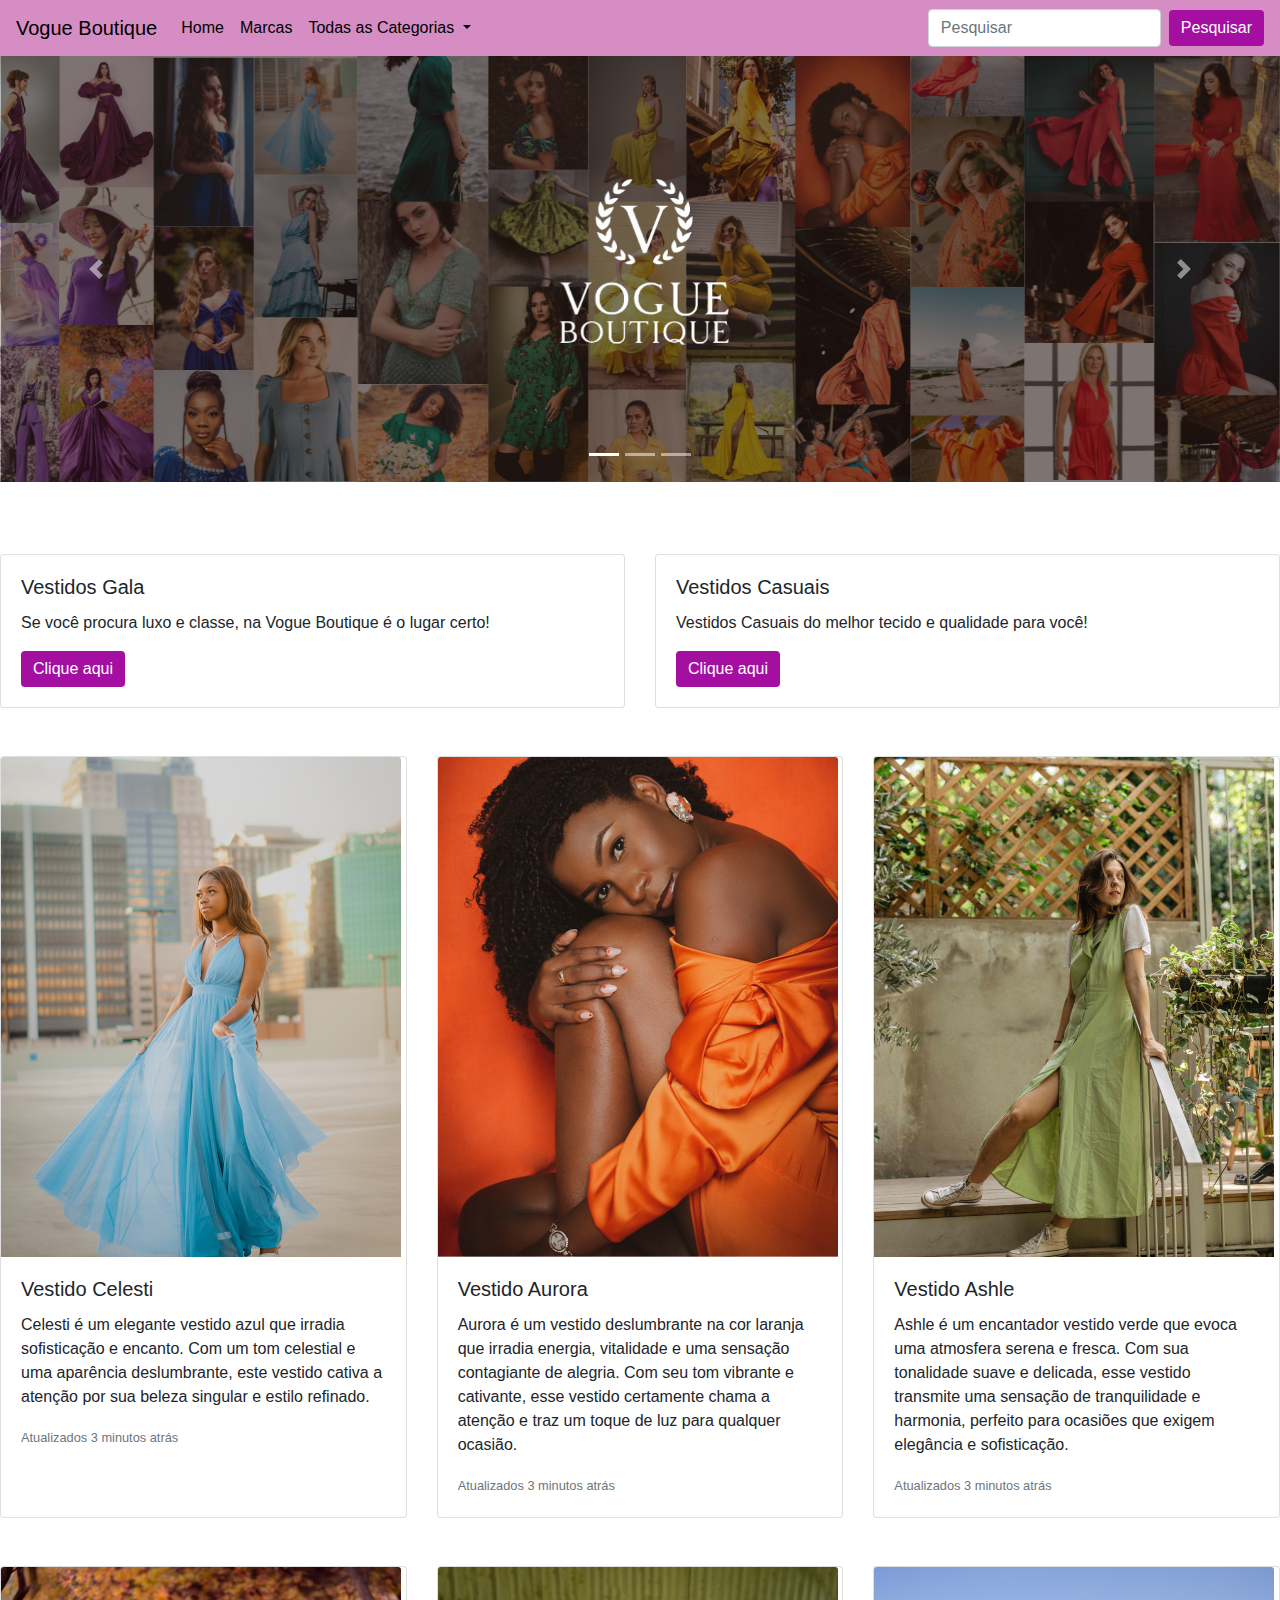
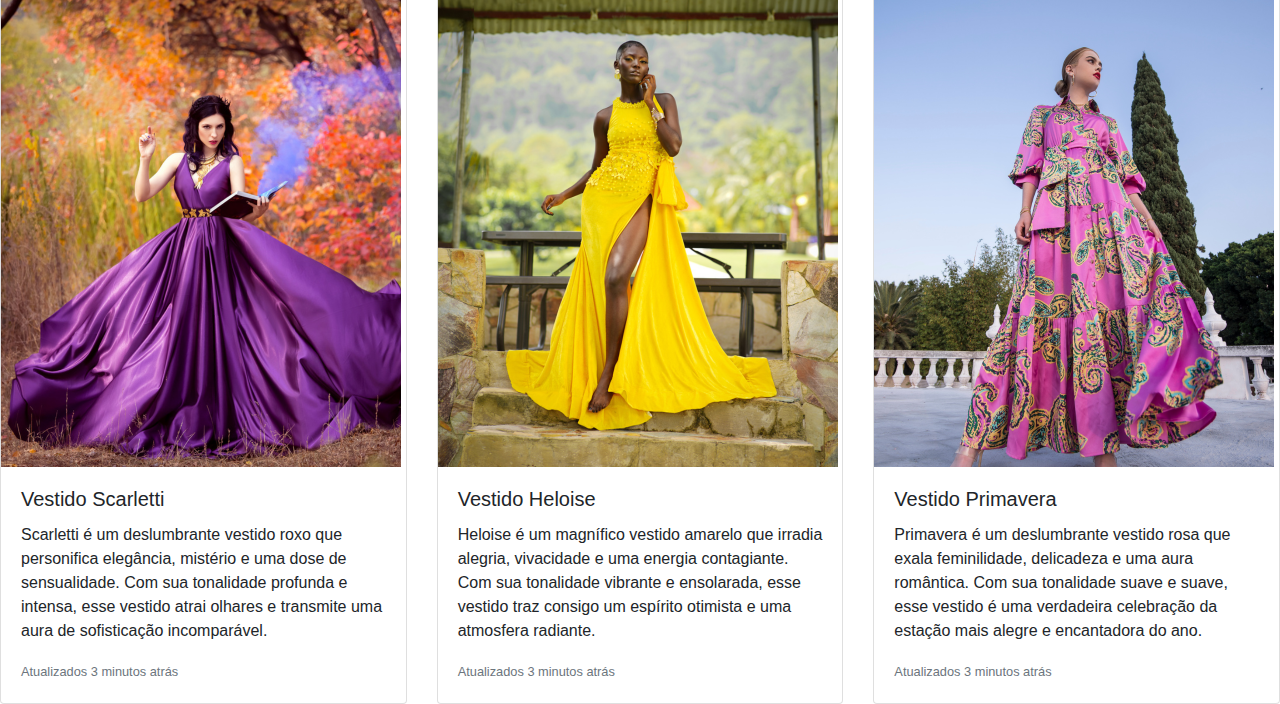
<file: index.html>
<!DOCTYPE html>
<html lang="pt-br">
<head>
    <meta charset="UTF-8">
    <meta http-equiv="X-UA-Compatible" content="IE=edge">
    <meta name="viewport" content="width=device-width, initial-scale=1.0">
    <link rel="stylesheet" href="css/bootstrap.min.css">
    <link rel="stylesheet" href="estilo.css">
    <title>Vogue Boutique</title>
    <link rel="icon" type="image/png" href="letra-v.png">
</head>
<body>
    <script src="https://code.jquery.com/jquery-3.3.1.slim.min.js" integrity="sha384-q8i/X+965DzO0rT7abK41JStQIAqVgRVzpbzo5smXKp4YfRvH+8abtTE1Pi6jizo" crossorigin="anonymous"></script>
    <script src="https://cdnjs.cloudflare.com/ajax/libs/popper.js/1.14.3/umd/popper.min.js" integrity="sha384-ZMP7rVo3mIykV+2+9J3UJ46jBk0WLaUAdn689aCwoqbBJiSnjAK/l8WvCWPIPm49" crossorigin="anonymous"></script>
    <script src="https://stackpath.bootstrapcdn.com/bootstrap/4.1.3/js/bootstrap.min.js" integrity="sha384-ChfqqxuZUCnJSK3+MXmPNIyE6ZbWh2IMqE241rYiqJxyMiZ6OW/JmZQ5stwEULTy" crossorigin="anonymous"></script>
    
    <nav class="navbar navbar-expand-lg">
        <a class="navbar-brand" href="#">Vogue Boutique</a>
        <button class="navbar-toggler" type="button" data-toggle="collapse" data-target="#conteudoNavbarSuportado" aria-controls="conteudoNavbarSuportado" aria-expanded="false" aria-label="Alterna navegação">
          <span class="navbar-toggler-icon"></span>
        </button>
        <div class="collapse navbar-collapse" id="conteudoNavbarSuportado">
          <ul class="navbar-nav mr-auto">
            <li class="nav-item active">
              <a class="nav-link" href="#">Home<span class="sr-only">(página atual)</span></a>
            </li>
            <li class="nav-item">
              <a class="nav-link" href="#">Marcas</a>
            </li>
            <li class="nav-item dropdown">
              <a class="nav-link dropdown-toggle" href="#" id="navbarDropdown" role="button" data-toggle="dropdown" aria-haspopup="true" aria-expanded="false">
                Todas as Categorias
              </a>
              <div class="dropdown-menu" aria-labelledby="navbarDropdown">
                <a class="dropdown-item" href="casual.html">Vestidos Casuais</a>
                <a class="dropdown-item" href="gala.html">Vestidos Gala</a>
                <div class="dropdown-divider"></div>
                <a class="dropdown-item" href="#">Outros</a>
              </div>
            </li>
          </ul>
          <form class="form-inline my-2 my-lg-0">
            <input class="form-control mr-sm-2" type="search" placeholder="Pesquisar" aria-label="Pesquisar">
            <button class="btn btn-outline-success my-2 my-sm-0" type="submit">Pesquisar</button>
          </form>
        </div>
      </nav>

      <div id="carouselExampleIndicators" class="carousel slide" data-ride="carousel">
        <ol class="carousel-indicators">
          <li data-target="#carouselExampleIndicators" data-slide-to="0" class="active"></li>
          <li data-target="#carouselExampleIndicators" data-slide-to="1"></li>
          <li data-target="#carouselExampleIndicators" data-slide-to="2"></li>
        </ol>
        <div class="carousel-inner">
          <div class="carousel-item active">
            <img class="d-block w-100" src="_carrosel (3).png" alt="Primeiro Slide">
          </div>
          <div class="carousel-item">
            <img class="d-block w-100" src="_carrosel (1).png" alt="Segundo Slide">
          </div>
          <div class="carousel-item">
            <img class="d-block w-100" src="_carrosel (4).png" alt="Terceiro Slide">
          </div>
        </div>
        <a class="carousel-control-prev" href="#carouselExampleIndicators" role="button" data-slide="prev">
          <span class="carousel-control-prev-icon" aria-hidden="true"></span>
          <span class="sr-only">Anterior</span>
        </a>
        <a class="carousel-control-next" href="#carouselExampleIndicators" role="button" data-slide="next">
          <span class="carousel-control-next-icon" aria-hidden="true"></span>
          <span class="sr-only">Próximo</span>
        </a>
      </div> 
      <br>
      <br>
      <br>

      <div class="row">
        <div class="col-sm-6 mb-3 mb-sm-0">
          <div class="card">
            <div class="card-body">
              <h5 class="card-title">Vestidos Gala</h5>
              <p class="card-text">Se você procura luxo e classe, na Vogue Boutique é o lugar certo!</p>
              <a href="gala.html" class="btn btn-primary">Clique aqui</a>
            </div>
          </div>
        </div>
        <div class="col-sm-6">
          <div class="card">
            <div class="card-body">
              <h5 class="card-title">Vestidos Casuais</h5>
              <p class="card-text">Vestidos Casuais do melhor tecido e qualidade para você!</p>
              <a href="casual.html" class="btn btn-primary">Clique aqui</a>
            </div>
          </div>
        </div>
      </div>
      <br>
      <br>

      <div class="card-deck">
        <div class="card">
          <img class="card-img-top" src="1.png" alt="Imagem de capa do card">
          <div class="card-body">
            <h5 class="card-title">Vestido Celesti</h5>
            <p class="card-text">Celesti é um elegante vestido azul que irradia sofisticação e encanto. Com um tom celestial e uma aparência deslumbrante, este vestido cativa a atenção por sua beleza singular e estilo refinado.</p>
            <p class="card-text"><small class="text-muted">Atualizados 3 minutos atrás</small></p>
          </div>
        </div>
        <div class="card">
          <img class="card-img-top" src="2.png" alt="Imagem de capa do card">
          <div class="card-body">
            <h5 class="card-title">Vestido Aurora</h5>
            <p class="card-text">Aurora é um vestido deslumbrante na cor laranja que irradia energia, vitalidade e uma sensação contagiante de alegria. Com seu tom vibrante e cativante, esse vestido certamente chama a atenção e traz um toque de luz para qualquer ocasião.</p>
            <p class="card-text"><small class="text-muted">Atualizados 3 minutos atrás</small></p>
          </div>
        </div>
        <div class="card">
          <img class="card-img-top" src="3.png" alt="Imagem de capa do card">
          <div class="card-body">
            <h5 class="card-title">Vestido Ashle</h5>
            <p class="card-text">Ashle é um encantador vestido verde que evoca uma atmosfera serena e fresca. Com sua tonalidade suave e delicada, esse vestido transmite uma sensação de tranquilidade e harmonia, perfeito para ocasiões que exigem elegância e sofisticação.</p>
            <p class="card-text"><small class="text-muted">Atualizados 3 minutos atrás</small></p>
          </div>
        </div>
      </div>
      <br>
      <br>

      <div class="card-deck">
        <div class="card">
          <img class="card-img-top" src="img1.png" alt="Imagem de capa do card">
          <div class="card-body">
            <h5 class="card-title">Vestido Scarletti</h5>
            <p class="card-text">Scarletti é um deslumbrante vestido roxo que personifica elegância, mistério e uma dose de sensualidade. Com sua tonalidade profunda e intensa, esse vestido atrai olhares e transmite uma aura de sofisticação incomparável.</p>
            <p class="card-text"><small class="text-muted">Atualizados 3 minutos atrás</small></p>
          </div>
        </div>
        <div class="card">
          <img class="card-img-top" src="img2.png" alt="Imagem de capa do card">
          <div class="card-body">
            <h5 class="card-title">Vestido Heloise </h5>
            <p class="card-text">Heloise é um magnífico vestido amarelo que irradia alegria, vivacidade e uma energia contagiante. Com sua tonalidade vibrante e ensolarada, esse vestido traz consigo um espírito otimista e uma atmosfera radiante.</p>
            <p class="card-text"><small class="text-muted">Atualizados 3 minutos atrás</small></p>
          </div>
        </div>
        <div class="card">
          <img class="card-img-top" src="img3.png" alt="Imagem de capa do card">
          <div class="card-body">
            <h5 class="card-title">Vestido Primavera</h5>
            <p class="card-text">Primavera é um deslumbrante vestido rosa que exala feminilidade, delicadeza e uma aura romântica. Com sua tonalidade suave e suave, esse vestido é uma verdadeira celebração da estação mais alegre e encantadora do ano.</p>
            <p class="card-text"><small class="text-muted">Atualizados 3 minutos atrás</small></p>
          </div>
        </div>
      </div>
</body>
</html>
</file>
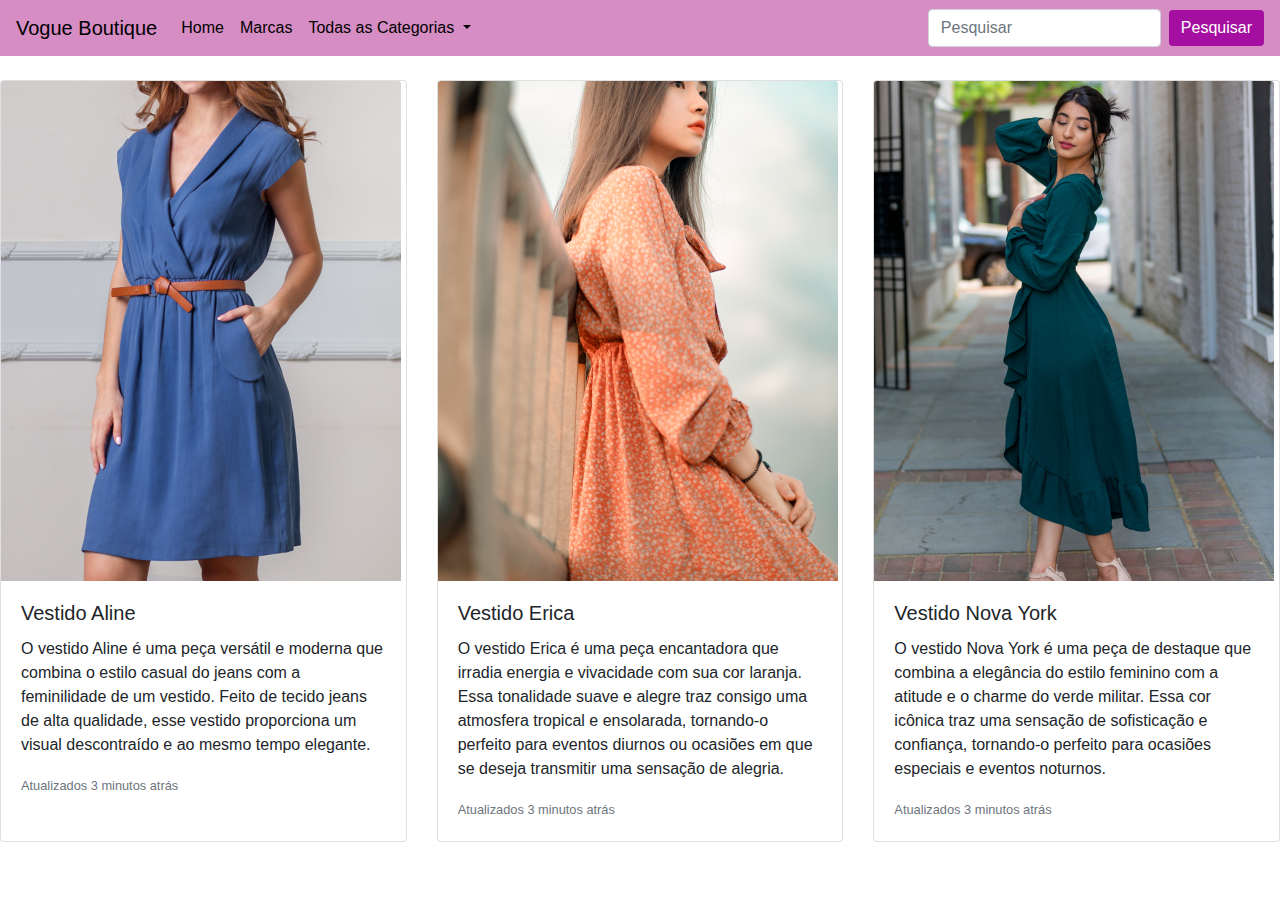
<file: casual.html>
<!DOCTYPE html>
<html lang="pt-br">
<head>
    <meta charset="UTF-8">
    <meta http-equiv="X-UA-Compatible" content="IE=edge">
    <meta name="viewport" content="width=device-width, initial-scale=1.0">
    <link rel="stylesheet" href="css/bootstrap.min.css">
    <link rel="stylesheet" href="estilo.css">
    <title>Vogue Boutique</title>
    <link rel="icon" type="image/png" href="letra-v.png">
</head>
<body>
    <script src="https://code.jquery.com/jquery-3.3.1.slim.min.js" integrity="sha384-q8i/X+965DzO0rT7abK41JStQIAqVgRVzpbzo5smXKp4YfRvH+8abtTE1Pi6jizo" crossorigin="anonymous"></script>
    <script src="https://cdnjs.cloudflare.com/ajax/libs/popper.js/1.14.3/umd/popper.min.js" integrity="sha384-ZMP7rVo3mIykV+2+9J3UJ46jBk0WLaUAdn689aCwoqbBJiSnjAK/l8WvCWPIPm49" crossorigin="anonymous"></script>
    <script src="https://stackpath.bootstrapcdn.com/bootstrap/4.1.3/js/bootstrap.min.js" integrity="sha384-ChfqqxuZUCnJSK3+MXmPNIyE6ZbWh2IMqE241rYiqJxyMiZ6OW/JmZQ5stwEULTy" crossorigin="anonymous"></script>
    
    <nav class="navbar navbar-expand-lg">
        <a class="navbar-brand" href="#">Vogue Boutique</a>
        <button class="navbar-toggler" type="button" data-toggle="collapse" data-target="#conteudoNavbarSuportado" aria-controls="conteudoNavbarSuportado" aria-expanded="false" aria-label="Alterna navegação">
          <span class="navbar-toggler-icon"></span>
        </button>
        <div class="collapse navbar-collapse" id="conteudoNavbarSuportado">
          <ul class="navbar-nav mr-auto">
            <li class="nav-item active">
              <a class="nav-link" href="#">Home<span class="sr-only">(página atual)</span></a>
            </li>
            <li class="nav-item">
              <a class="nav-link" href="#">Marcas</a>
            </li>
            <li class="nav-item dropdown">
              <a class="nav-link dropdown-toggle" href="#" id="navbarDropdown" role="button" data-toggle="dropdown" aria-haspopup="true" aria-expanded="false">
                Todas as Categorias
              </a>
              <div class="dropdown-menu" aria-labelledby="navbarDropdown">
                <a class="dropdown-item" href="casual.html">Vestidos Casuais</a>
                <a class="dropdown-item" href="gala.html">Vestidos Gala</a>
                <div class="dropdown-divider"></div>
                <a class="dropdown-item" href="#">Outros</a>
              </div>
            </li>
          </ul>
          <form class="form-inline my-2 my-lg-0">
            <input class="form-control mr-sm-2" type="search" placeholder="Pesquisar" aria-label="Pesquisar">
            <button class="btn btn-outline-success my-2 my-sm-0" type="submit">Pesquisar</button>
          </form>
        </div>
      </nav>
      <br>
      
      <div class="card-deck">
        <div class="card">
          <img class="card-img-top" src="fotografia.png" alt="Imagem de capa do card">
          <div class="card-body">
            <h5 class="card-title">Vestido Aline </h5>
            <p class="card-text">O vestido Aline é uma peça versátil e moderna que combina o estilo casual do jeans com a feminilidade de um vestido. Feito de tecido jeans de alta qualidade, esse vestido proporciona um visual descontraído e ao mesmo tempo elegante.</p>
            <p class="card-text"><small class="text-muted">Atualizados 3 minutos atrás</small></p>
          </div>
        </div>
        <div class="card">
          <img class="card-img-top" src="fotografia2.png" alt="Imagem de capa do card">
          <div class="card-body">
            <h5 class="card-title">Vestido Erica</h5>
            <p class="card-text">O vestido Erica é uma peça encantadora que irradia energia e vivacidade com sua cor laranja. Essa tonalidade suave e alegre traz consigo uma atmosfera tropical e ensolarada, tornando-o perfeito para eventos diurnos ou ocasiões em que se deseja transmitir uma sensação de alegria.</p>
            <p class="card-text"><small class="text-muted">Atualizados 3 minutos atrás</small></p>
          </div>
        </div>
        <div class="card">
          <img class="card-img-top" src="fotográfia3.png" alt="Imagem de capa do card">
          <div class="card-body">
            <h5 class="card-title">Vestido Nova York</h5>
            <p class="card-text">O vestido Nova York é uma peça de destaque que combina a elegância do estilo feminino com a atitude e o charme do verde militar. Essa cor icônica traz uma sensação de sofisticação e confiança, tornando-o perfeito para ocasiões especiais e eventos noturnos.</p>
            <p class="card-text"><small class="text-muted">Atualizados 3 minutos atrás</small></p>
          </div>
        </div>
      </div>
      <br>
      <br>
</body>
</html>
</file>
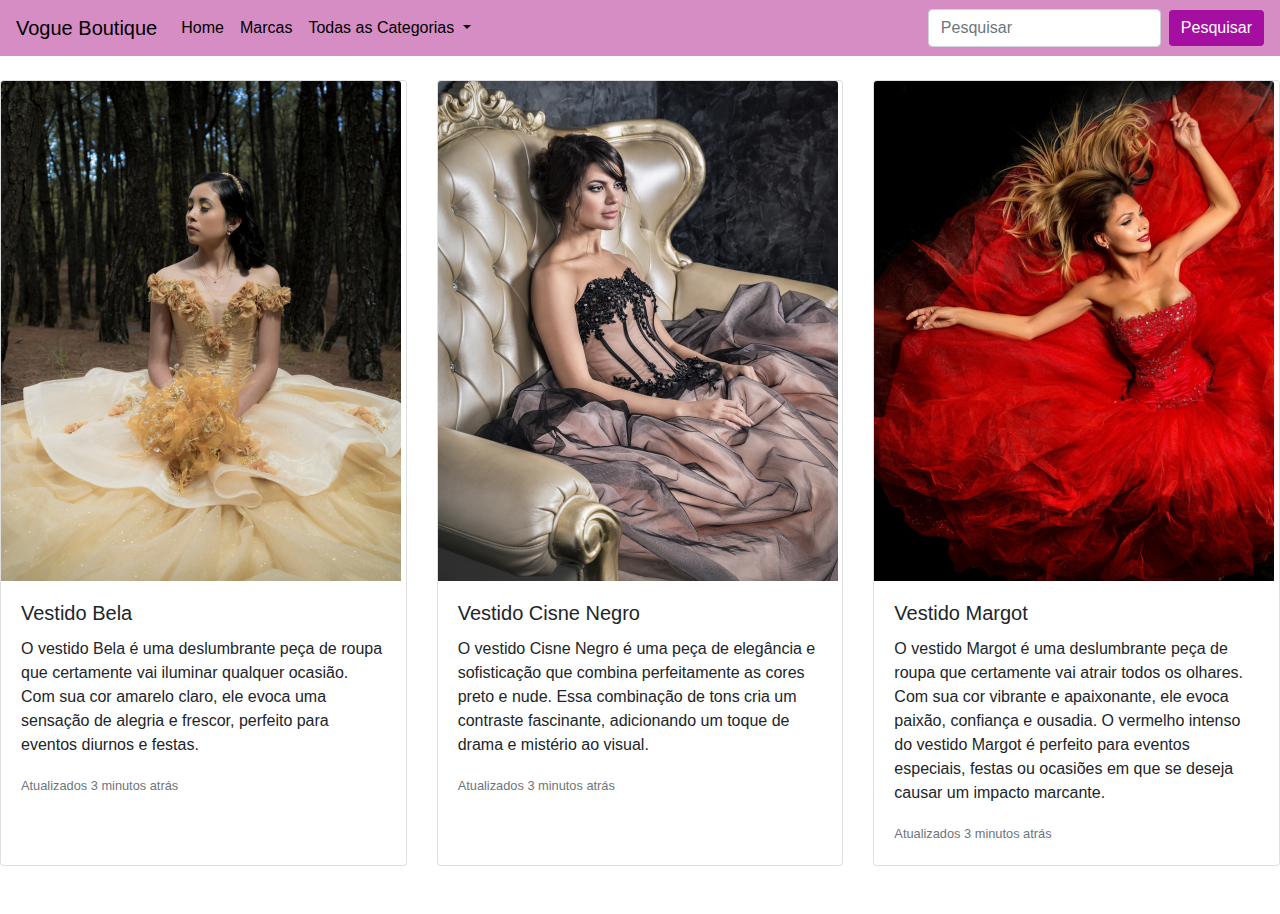
<file: gala.html>
<!DOCTYPE html>
<html lang="pt-br">
<head>
    <meta charset="UTF-8">
    <meta http-equiv="X-UA-Compatible" content="IE=edge">
    <meta name="viewport" content="width=device-width, initial-scale=1.0">
    <link rel="stylesheet" href="css/bootstrap.min.css">
    <link rel="stylesheet" href="estilo.css">
    <title>Vogue Boutique</title>
    <link rel="icon" type="image/png" href="letra-v.png">
</head>
<body>
    <script src="https://code.jquery.com/jquery-3.3.1.slim.min.js" integrity="sha384-q8i/X+965DzO0rT7abK41JStQIAqVgRVzpbzo5smXKp4YfRvH+8abtTE1Pi6jizo" crossorigin="anonymous"></script>
    <script src="https://cdnjs.cloudflare.com/ajax/libs/popper.js/1.14.3/umd/popper.min.js" integrity="sha384-ZMP7rVo3mIykV+2+9J3UJ46jBk0WLaUAdn689aCwoqbBJiSnjAK/l8WvCWPIPm49" crossorigin="anonymous"></script>
    <script src="https://stackpath.bootstrapcdn.com/bootstrap/4.1.3/js/bootstrap.min.js" integrity="sha384-ChfqqxuZUCnJSK3+MXmPNIyE6ZbWh2IMqE241rYiqJxyMiZ6OW/JmZQ5stwEULTy" crossorigin="anonymous"></script>
    
    <nav class="navbar navbar-expand-lg">
        <a class="navbar-brand" href="#">Vogue Boutique</a>
        <button class="navbar-toggler" type="button" data-toggle="collapse" data-target="#conteudoNavbarSuportado" aria-controls="conteudoNavbarSuportado" aria-expanded="false" aria-label="Alterna navegação">
          <span class="navbar-toggler-icon"></span>
        </button>
        <div class="collapse navbar-collapse" id="conteudoNavbarSuportado">
          <ul class="navbar-nav mr-auto">
            <li class="nav-item active">
              <a class="nav-link" href="#">Home<span class="sr-only">(página atual)</span></a>
            </li>
            <li class="nav-item">
              <a class="nav-link" href="#">Marcas</a>
            </li>
            <li class="nav-item dropdown">
              <a class="nav-link dropdown-toggle" href="#" id="navbarDropdown" role="button" data-toggle="dropdown" aria-haspopup="true" aria-expanded="false">
                Todas as Categorias
              </a>
              <div class="dropdown-menu" aria-labelledby="navbarDropdown">
                <a class="dropdown-item" href="casual.html">Vestidos Casuais</a>
                <a class="dropdown-item" href="gala.html">Vestidos Gala</a>
                <div class="dropdown-divider"></div>
                <a class="dropdown-item" href="#">Outros</a>
              </div>
            </li>
          </ul>
          <form class="form-inline my-2 my-lg-0">
            <input class="form-control mr-sm-2" type="search" placeholder="Pesquisar" aria-label="Pesquisar">
            <button class="btn btn-outline-success my-2 my-sm-0" type="submit">Pesquisar</button>
          </form>
        </div>
      </nav>
      <br>
      
      <div class="card-deck">
        <div class="card">
          <img class="card-img-top" src="foto1.png" alt="Imagem de capa do card">
          <div class="card-body">
            <h5 class="card-title">Vestido Bela</h5>
            <p class="card-text">O vestido Bela é uma deslumbrante peça de roupa que certamente vai iluminar qualquer ocasião. Com sua cor amarelo claro, ele evoca uma sensação de alegria e frescor, perfeito para eventos diurnos e festas.</p>
            <p class="card-text"><small class="text-muted">Atualizados 3 minutos atrás</small></p>
          </div>
        </div>
        <div class="card">
          <img class="card-img-top" src="foto2.png" alt="Imagem de capa do card">
          <div class="card-body">
            <h5 class="card-title">Vestido Cisne Negro </h5>
            <p class="card-text">O vestido Cisne Negro é uma peça de elegância e sofisticação que combina perfeitamente as cores preto e nude. Essa combinação de tons cria um contraste fascinante, adicionando um toque de drama e mistério ao visual.</p>
            <p class="card-text"><small class="text-muted">Atualizados 3 minutos atrás</small></p>
          </div>
        </div>
        <div class="card">
          <img class="card-img-top" src="foto3.png" alt="Imagem de capa do card">
          <div class="card-body">
            <h5 class="card-title">Vestido Margot</h5>
            <p class="card-text">O vestido Margot é uma deslumbrante peça de roupa que certamente vai atrair todos os olhares. Com sua cor vibrante e apaixonante, ele evoca paixão, confiança e ousadia. O vermelho intenso do vestido Margot é perfeito para eventos especiais, festas ou ocasiões em que se deseja causar um impacto marcante. </p>
            <p class="card-text"><small class="text-muted">Atualizados 3 minutos atrás</small></p>
          </div>
        </div>
      </div>
      <br>
      <br>
</body>
</html>
</file>
<file: estilo.css>
.navbar{
    background-color: rgb(214, 141, 196);
}

a{
    color: rgb(0, 0, 0);
}

.nav-link disabled  {
    color: black;
}

.btn {
    background-color: rgb(164, 15, 161);
    border:rgb(164, 15, 161);
    color: rgb(255, 255, 255);
}

.btn:hover{
    background-color: rgb(243, 184, 241);
}

.card-img-top{
    width: 400px;
    height: 500px;
}
</file>
